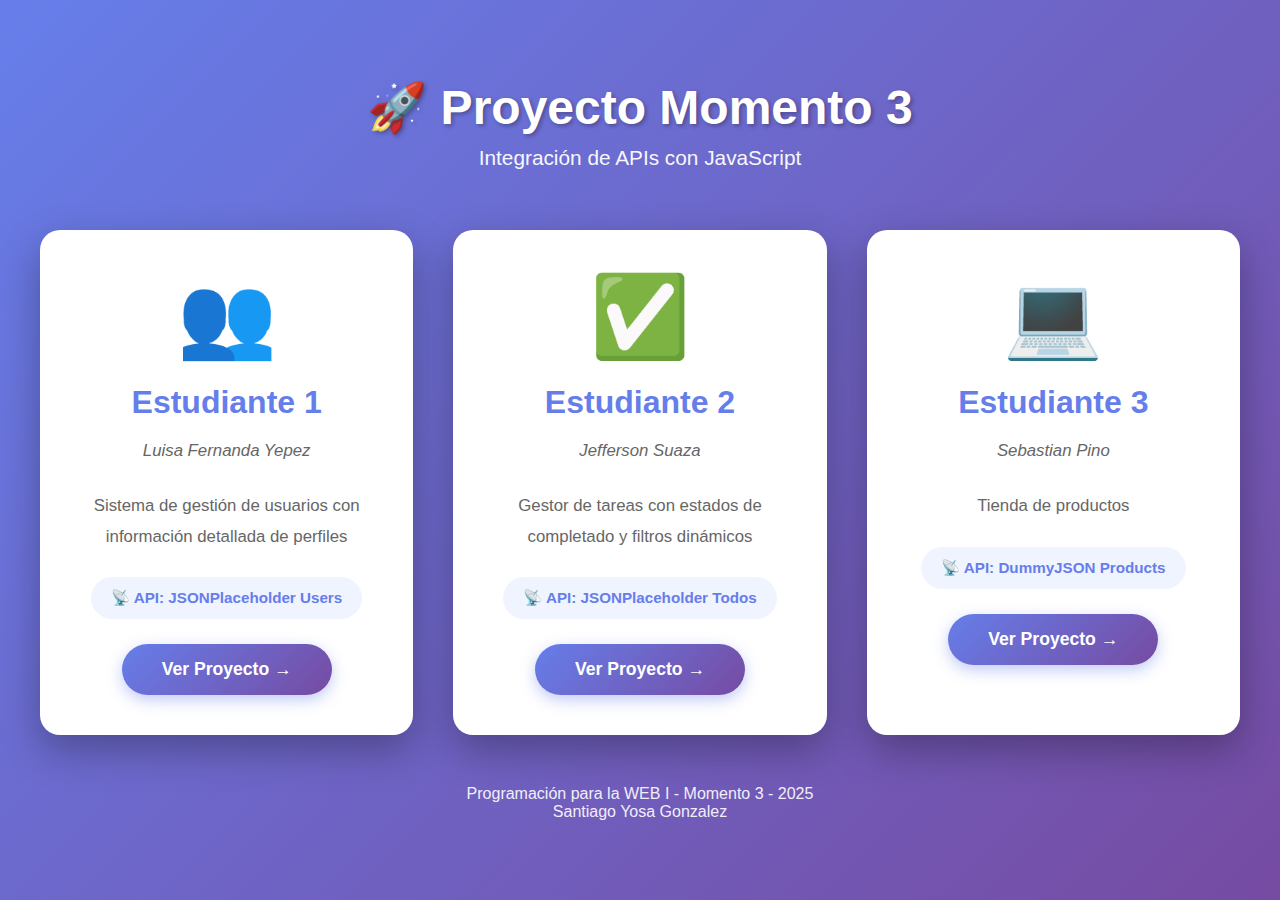
<file: index.html>
<!DOCTYPE html>
<html lang="es">
<head>
    <meta charset="UTF-8">
    <meta name="viewport" content="width=device-width, initial-scale=1.0">
    <title>Momento 3 - Página Principal</title>
    <link rel="stylesheet" href="css/index.css">
</head>
<body>
    <div class="container">
        <header>
            <h1>🚀 Proyecto Momento 3</h1>
            <p>Integración de APIs con JavaScript</p>
        </header>

        <div class="projects-grid">
            <div class="project-card">
                <div class="icon">👥</div>
                <h2>Estudiante 1</h2>
                <p class="student-name">Luisa Fernanda Yepez</p>
                <p>Sistema de gestión de usuarios con información detallada de perfiles</p>
                <div class="api-badge">📡 API: JSONPlaceholder Users</div>
                <a href="estudiante1.html" class="btn">Ver Proyecto →</a>
            </div>

            <div class="project-card">
                <div class="icon">✅</div>
                <h2>Estudiante 2</h2>
                <p class="student-name">Jefferson Suaza</p>
                <p>Gestor de tareas con estados de completado y filtros dinámicos</p>
                <div class="api-badge">📡 API: JSONPlaceholder Todos</div>
                <a href="estudiante2.html" class="btn">Ver Proyecto →</a>
            </div>

            <div class="project-card">
                <div class="icon">💻</div>
                <h2>Estudiante 3</h2>
                <p class="student-name">Sebastian Pino</p>
                <p>Tienda de productos</p>
                <div class="api-badge">📡 API: DummyJSON Products</div>
                <a href="estudiante3.html" class="btn">Ver Proyecto →</a>
            </div>
        </div>

        <footer>
            <p>Programación para la WEB I - Momento 3 - 2025</p>
            <p>Santiago Yosa Gonzalez</p>
        </footer>
    </div>
</body>
</html>
</file>
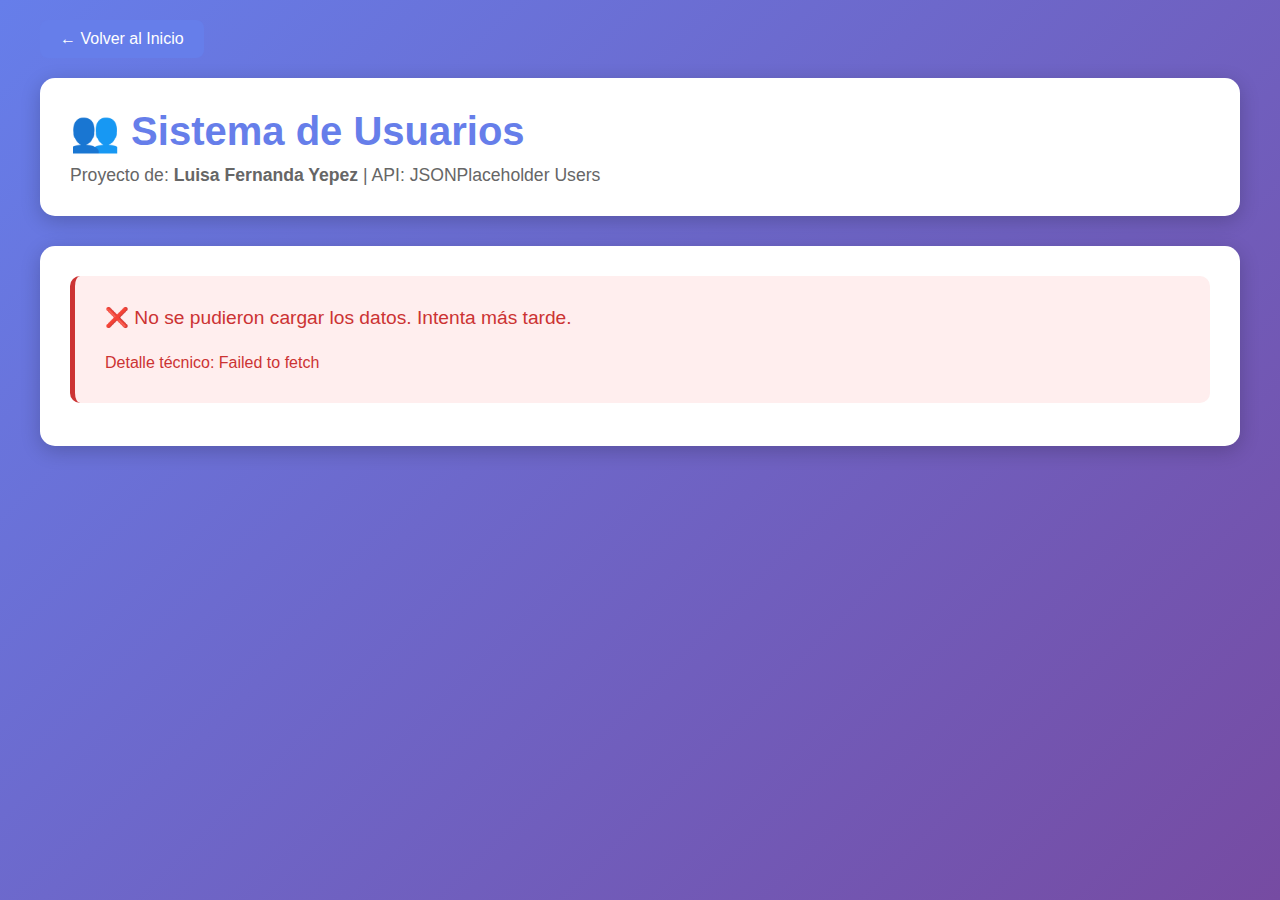
<file: estudiante1.html>
<!DOCTYPE html>
<html lang="es">
<head>
    <meta charset="UTF-8">
    <meta name="viewport" content="width=device-width, initial-scale=1.0">
    <title>Estudiante 1 - Sistema de Usuarios</title>
    <link rel="stylesheet" href="css/estudiante1.css">
</head>
<body>
    <div class="container">
        <a href="index.html" class="back-button">← Volver al Inicio</a>
        
        <header>
            <h1>👥 Sistema de Usuarios</h1>
            <p>Proyecto de: <strong>Luisa Fernanda Yepez</strong> | API: JSONPlaceholder Users</p>
        </header>

        <div id="resultado">
            <div class="loading">Cargando usuarios</div>
        </div>
    </div>

    <script src="js/estudiante1.js"></script>
</body>
</html>
</file>
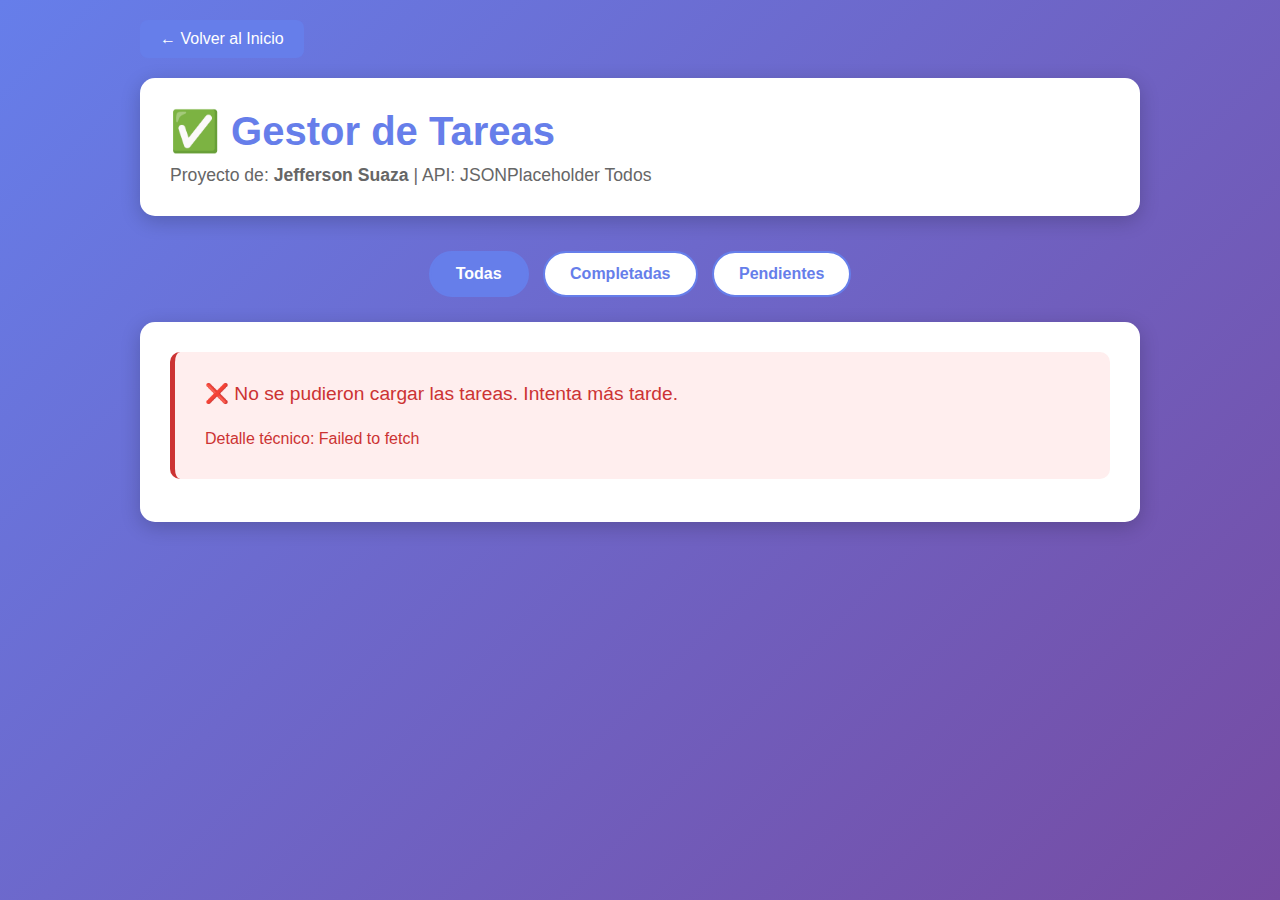
<file: estudiante2.html>
<!DOCTYPE html>
<html lang="es">
<head>
    <meta charset="UTF-8">
    <meta name="viewport" content="width=device-width, initial-scale=1.0">
    <title>Estudiante 2 - Gestor de Tareas</title>
    <link rel="stylesheet" href="css/estudiante2.css">
</head>
<body>
    <div class="container">
        <a href="index.html" class="back-button">← Volver al Inicio</a>
        
        <header>
            <h1>✅ Gestor de Tareas</h1>
            <p>Proyecto de: <strong>Jefferson Suaza</strong> | API: JSONPlaceholder Todos</p>
        </header>

        <div class="filters">
            <button class="filter-btn active" data-filter="todas">Todas</button>
            <button class="filter-btn" data-filter="completadas">Completadas</button>
            <button class="filter-btn" data-filter="pendientes">Pendientes</button>
        </div>

        <div id="resultado">
            <div class="loading">Cargando tareas</div>
        </div>
    </div>

    <script src="js/estudiante2.js"></script>
</body>
</html>
</file>
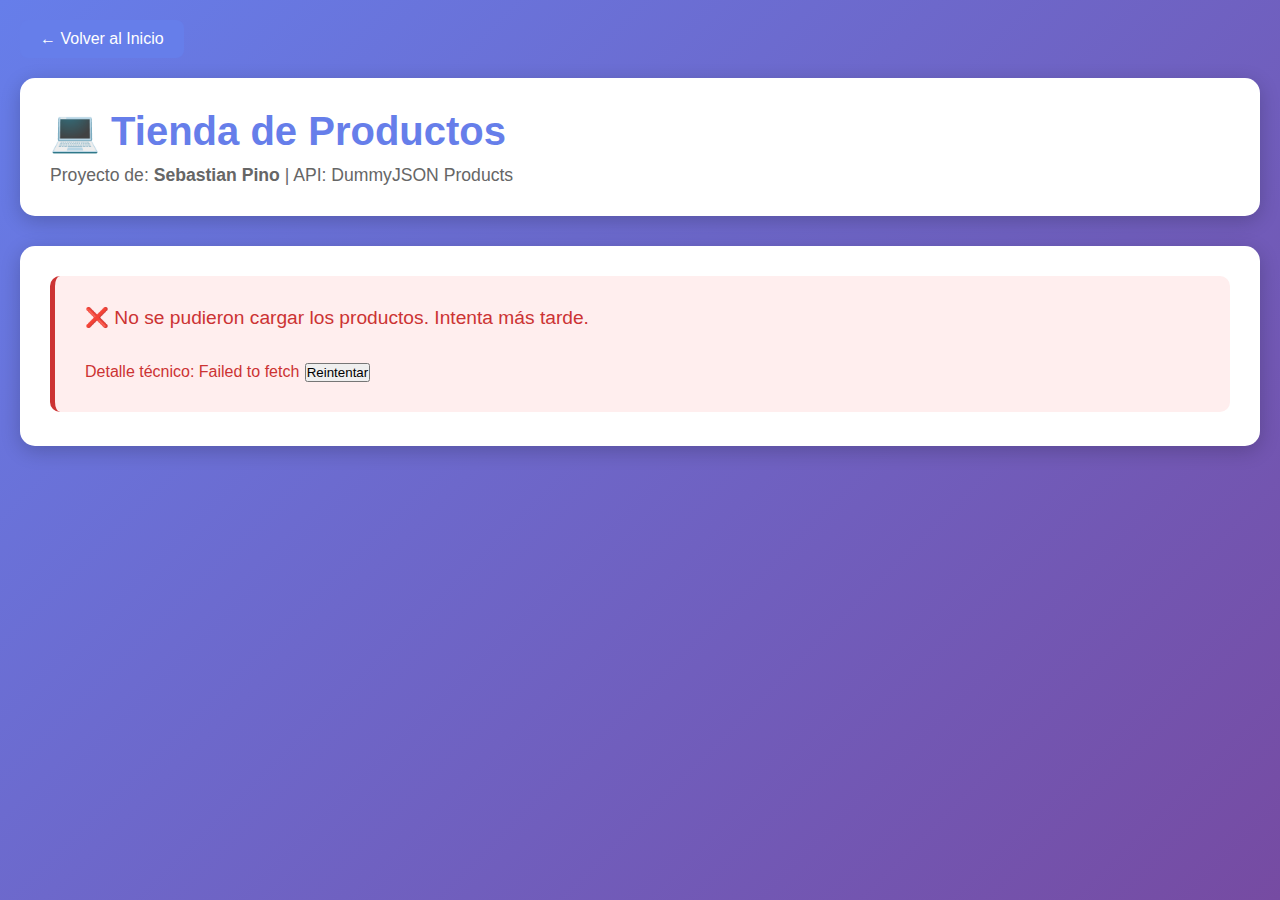
<file: estudiante3.html>
<!DOCTYPE html>
<html lang="es">
<head>
    <meta charset="UTF-8">
    <meta name="viewport" content="width=device-width, initial-scale=1.0">
    <title>Estudiante 3 - Tienda de Productos</title>
    <link rel="stylesheet" href="css/estudiante3.css">
</head>
<body>
    <div class="container">
        <a href="index.html" class="back-button">← Volver al Inicio</a>
        
        <header>
            <h1>💻 Tienda de Productos</h1>
            <p>Proyecto de: <strong>Sebastian Pino</strong> | API: DummyJSON Products</p>
        </header>

        <div id="resultado">
            <div class="loading">Cargando productos</div>
        </div>
    </div>

    <script src="js/estudiante3.js"></script>
</body>
</html>
</file>
<file: css/index.css>
* {
    margin: 0;
    padding: 0;
    box-sizing: border-box;
}

body {
    font-family: 'Segoe UI', Tahoma, Geneva, Verdana, sans-serif;
    background: linear-gradient(135deg, #667eea 0%, #764ba2 100%);
    min-height: 100vh;
    display: flex;
    justify-content: center;
    align-items: center;
    padding: 20px;
}

.container {
    max-width: 1200px;
    width: 100%;
}

header {
    text-align: center;
    color: white;
    margin-bottom: 60px;
}

header h1 {
    font-size: 3em;
    margin-bottom: 10px;
    text-shadow: 2px 2px 4px rgba(0,0,0,0.3);
}

header p {
    font-size: 1.3em;
    opacity: 0.95;
}

.projects-grid {
    display: grid;
    grid-template-columns: repeat(auto-fit, minmax(320px, 1fr));
    gap: 40px;
    margin-bottom: 40px;
}

.project-card {
    background: white;
    border-radius: 20px;
    padding: 40px;
    box-shadow: 0 15px 40px rgba(0,0,0,0.3);
    transition: transform 0.3s ease, box-shadow 0.3s ease;
    text-align: center;
}

.project-card:hover {
    transform: translateY(-15px);
    box-shadow: 0 20px 50px rgba(0,0,0,0.4);
}

.icon {
    font-size: 5em;
    margin-bottom: 20px;
}

.project-card h2 {
    color: #667eea;
    margin-bottom: 15px;
    font-size: 2em;
}

.student-name {
    color: #999;
    font-size: 1.1em;
    margin-bottom: 20px;
    font-style: italic;
}

.project-card p {
    color: #666;
    line-height: 1.8;
    margin-bottom: 25px;
    font-size: 1.05em;
}

.api-badge {
    background: #f0f4ff;
    padding: 12px 20px;
    border-radius: 25px;
    font-size: 0.95em;
    color: #667eea;
    margin-bottom: 25px;
    display: inline-block;
    font-weight: 600;
}

.btn {
    display: inline-block;
    padding: 15px 40px;
    background: linear-gradient(135deg, #667eea 0%, #764ba2 100%);
    color: white;
    text-decoration: none;
    border-radius: 30px;
    font-size: 1.1em;
    font-weight: 600;
    transition: transform 0.2s ease, box-shadow 0.2s ease;
    box-shadow: 0 5px 15px rgba(102, 126, 234, 0.4);
}

.btn:hover {
    transform: scale(1.05);
    box-shadow: 0 8px 20px rgba(102, 126, 234, 0.6);
}

footer {
    text-align: center;
    color: white;
    margin-top: 50px;
    opacity: 0.9;
}
</file>
<file: css/estudiante1.css>
* {
    margin: 0;
    padding: 0;
    box-sizing: border-box;
}

body {
    font-family: 'Segoe UI', Tahoma, Geneva, Verdana, sans-serif;
    background: linear-gradient(135deg, #667eea 0%, #764ba2 100%);
    min-height: 100vh;
    padding: 20px;
}

.container {
    max-width: 1200px;
    margin: 0 auto;
}

header {
    background: white;
    padding: 30px;
    border-radius: 15px;
    margin-bottom: 30px;
    box-shadow: 0 5px 20px rgba(0,0,0,0.2);
}

header h1 {
    color: #667eea;
    font-size: 2.5em;
    margin-bottom: 10px;
}

header p {
    color: #666;
    font-size: 1.1em;
}

.back-button {
    display: inline-block;
    padding: 10px 20px;
    background: #667eea;
    color: white;
    text-decoration: none;
    border-radius: 8px;
    margin-bottom: 20px;
    transition: background 0.3s ease;
}

.back-button:hover {
    background: #5568d3;
}

#resultado {
    background: white;
    padding: 30px;
    border-radius: 15px;
    box-shadow: 0 5px 20px rgba(0,0,0,0.2);
    min-height: 200px;
}

.loading {
    text-align: center;
    padding: 60px 20px;
    font-size: 1.5em;
    color: #667eea;
    font-weight: bold;
}

.loading::after {
    content: '';
    display: inline-block;
    width: 30px;
    height: 30px;
    border: 4px solid #667eea;
    border-radius: 50%;
    border-top-color: transparent;
    animation: spin 1s linear infinite;
    margin-left: 15px;
    vertical-align: middle;
}

@keyframes spin {
    to { transform: rotate(360deg); }
}

.error {
    background: #fee;
    color: #c33;
    padding: 30px;
    border-radius: 10px;
    border-left: 5px solid #c33;
    font-size: 1.2em;
}

.user-card {
    background: #f8f9fa;
    padding: 25px;
    margin: 20px 0;
    border-radius: 12px;
    border-left: 5px solid #667eea;
    transition: all 0.3s ease;
}

.user-card:hover {
    transform: translateX(10px);
    box-shadow: 0 5px 15px rgba(0,0,0,0.1);
}

.user-avatar {
    width: 70px;
    height: 70px;
    background: linear-gradient(135deg, #667eea 0%, #764ba2 100%);
    border-radius: 50%;
    display: inline-flex;
    align-items: center;
    justify-content: center;
    color: white;
    font-size: 2em;
    font-weight: bold;
    margin-right: 20px;
    float: left;
}

.user-info {
    overflow: hidden;
}

.user-info h3 {
    color: #667eea;
    margin-bottom: 12px;
    font-size: 1.5em;
}

.user-info p {
    color: #666;
    margin: 8px 0;
    font-size: 1.05em;
}

.user-info strong {
    color: #333;
}
</file>
<file: css/estudiante2.css>
* {
    margin: 0;
    padding: 0;
    box-sizing: border-box;
}

body {
    font-family: 'Segoe UI', Tahoma, Geneva, Verdana, sans-serif;
    background: linear-gradient(135deg, #667eea 0%, #764ba2 100%);
    min-height: 100vh;
    padding: 20px;
}

.container {
    max-width: 1000px;
    margin: 0 auto;
}

header {
    background: white;
    padding: 30px;
    border-radius: 15px;
    margin-bottom: 30px;
    box-shadow: 0 5px 20px rgba(0,0,0,0.2);
}

header h1 {
    color: #667eea;
    font-size: 2.5em;
    margin-bottom: 10px;
}

header p {
    color: #666;
    font-size: 1.1em;
}

.back-button {
    display: inline-block;
    padding: 10px 20px;
    background: #667eea;
    color: white;
    text-decoration: none;
    border-radius: 8px;
    margin-bottom: 20px;
    transition: background 0.3s ease;
}

.back-button:hover {
    background: #5568d3;
}

.filters {
    text-align: center;
    margin-bottom: 20px;
}

.filter-btn {
    padding: 12px 25px;
    margin: 5px;
    background: white;
    color: #667eea;
    border: 2px solid #667eea;
    border-radius: 25px;
    cursor: pointer;
    font-size: 1em;
    font-weight: 600;
    transition: all 0.3s ease;
}

.filter-btn:hover {
    background: #f0f4ff;
    transform: translateY(-2px);
}

.filter-btn.active {
    background: #667eea;
    color: white;
}

#resultado {
    background: white;
    padding: 30px;
    border-radius: 15px;
    box-shadow: 0 5px 20px rgba(0,0,0,0.2);
    min-height: 200px;
}

.loading {
    text-align: center;
    padding: 60px 20px;
    font-size: 1.5em;
    color: #667eea;
    font-weight: bold;
}

.loading::after {
    content: '';
    display: inline-block;
    width: 30px;
    height: 30px;
    border: 4px solid #667eea;
    border-radius: 50%;
    border-top-color: transparent;
    animation: spin 1s linear infinite;
    margin-left: 15px;
    vertical-align: middle;
}

@keyframes spin {
    to { transform: rotate(360deg); }
}

.error {
    background: #fee;
    color: #c33;
    padding: 30px;
    border-radius: 10px;
    border-left: 5px solid #c33;
    font-size: 1.2em;
}

.stats {
    background: #f0f4ff;
    padding: 20px;
    border-radius: 10px;
    margin-bottom: 25px;
    text-align: center;
    font-size: 1.2em;
    color: #667eea;
}

.progress-bar {
    width: 100%;
    height: 25px;
    background: #e0e0e0;
    border-radius: 15px;
    overflow: hidden;
    margin-top: 15px;
}

.progress-fill {
    height: 100%;
    background: linear-gradient(90deg, #667eea 0%, #764ba2 100%);
    transition: width 0.5s ease;
    display: flex;
    align-items: center;
    justify-content: center;
    color: white;
    font-weight: bold;
    font-size: 0.9em;
}

.task-item {
    background: white;
    border: 2px solid #e0e0e0;
    padding: 18px;
    margin: 12px 0;
    border-radius: 10px;
    display: flex;
    align-items: center;
    gap: 15px;
    transition: all 0.3s ease;
    cursor: pointer;
}

.task-item:hover {
    box-shadow: 0 4px 12px rgba(0,0,0,0.1);
    transform: translateX(5px);
}

.task-item.completed {
    background: #f0f9ff;
    border-color: #4ade80;
    opacity: 0.8;
}

.task-item.hidden {
    display: none;
}

.task-checkbox {
    width: 28px;
    height: 28px;
    cursor: pointer;
    accent-color: #667eea;
}

.task-text {
    flex: 1;
    font-size: 1.15em;
    color: #333;
    transition: all 0.3s ease;
}

.task-text.completed {
    text-decoration: line-through;
    color: #999;
}

.task-id {
    background: #667eea;
    color: white;
    padding: 6px 14px;
    border-radius: 20px;
    font-size: 0.9em;
    font-weight: 600;
}

.task-delete {
    background: #ff4757;
    color: white;
    border: none;
    padding: 8px 12px;
    border-radius: 8px;
    cursor: pointer;
    font-size: 0.9em;
    transition: all 0.3s ease;
    opacity: 0;
}

.task-item:hover .task-delete {
    opacity: 1;
}

.task-delete:hover {
    background: #ff3838;
    transform: scale(1.1);
}
</file>
<file: css/estudiante3.css>
* {
    margin: 0;
    padding: 0;
    box-sizing: border-box;
}

body {
    font-family: 'Segoe UI', Tahoma, Geneva, Verdana, sans-serif;
    background: linear-gradient(135deg, #667eea 0%, #764ba2 100%);
    min-height: 100vh;
    padding: 20px;
}

.container {
    max-width: 1400px;
    margin: 0 auto;
}

header {
    background: white;
    padding: 30px;
    border-radius: 15px;
    margin-bottom: 30px;
    box-shadow: 0 5px 20px rgba(0,0,0,0.2);
}

header h1 {
    color: #667eea;
    font-size: 2.5em;
    margin-bottom: 10px;
}

header p {
    color: #666;
    font-size: 1.1em;
}

.back-button {
    display: inline-block;
    padding: 10px 20px;
    background: #667eea;
    color: white;
    text-decoration: none;
    border-radius: 8px;
    margin-bottom: 20px;
    transition: background 0.3s ease;
}

.back-button:hover {
    background: #5568d3;
}

#resultado {
    background: white;
    padding: 30px;
    border-radius: 15px;
    box-shadow: 0 5px 20px rgba(0,0,0,0.2);
    min-height: 200px;
}

.loading {
    text-align: center;
    padding: 60px 20px;
    font-size: 1.5em;
    color: #667eea;
    font-weight: bold;
}

.loading::after {
    content: '';
    display: inline-block;
    width: 30px;
    height: 30px;
    border: 4px solid #667eea;
    border-radius: 50%;
    border-top-color: transparent;
    animation: spin 1s linear infinite;
    margin-left: 15px;
    vertical-align: middle;
}

@keyframes spin {
    to { transform: rotate(360deg); }
}

.error {
    background: #fee;
    color: #c33;
    padding: 30px;
    border-radius: 10px;
    border-left: 5px solid #c33;
    font-size: 1.2em;
}

.products-grid {
    display: grid;
    grid-template-columns: repeat(auto-fill, minmax(280px, 1fr));
    gap: 25px;
    margin-top: 20px;
}

.product-card {
    background: white;
    border: 2px solid #e0e0e0;
    border-radius: 12px;
    overflow: hidden;
    transition: all 0.3s ease;
    box-shadow: 0 2px 8px rgba(0,0,0,0.1);
    cursor: pointer;
}

.product-card:hover {
    transform: translateY(-8px);
    box-shadow: 0 8px 20px rgba(0,0,0,0.2);
    border-color: #667eea;
}

.product-image {
    width: 100%;
    height: 220px;
    object-fit: cover;
    background: #f5f5f5;
}

.product-info {
    padding: 20px;
}

.product-title {
    font-size: 1.15em;
    color: #333;
    margin-bottom: 12px;
    height: 55px;
    overflow: hidden;
    font-weight: 600;
    line-height: 1.4;
}

.product-price {
    font-size: 1.8em;
    color: #667eea;
    font-weight: bold;
    margin-bottom: 10px;
}

.product-category {
    display: inline-block;
    background: #f0f4ff;
    padding: 6px 12px;
    border-radius: 20px;
    font-size: 0.85em;
    color: #667eea;
    margin-top: 8px;
    text-transform: capitalize;
}

.product-rating {
    color: #ffa500;
    font-size: 0.95em;
    margin-top: 10px;
}

.product-stock {
    display: inline-block;
    background: #e7f5e7;
    color: #2d7a2d;
    padding: 5px 10px;
    border-radius: 15px;
    font-size: 0.85em;
    margin-top: 8px;
    font-weight: 600;
}

.product-discount {
    position: absolute;
    top: 10px;
    right: 10px;
    background: #ff4757;
    color: white;
    padding: 8px 12px;
    border-radius: 20px;
    font-weight: bold;
    font-size: 0.9em;
}
</file>
